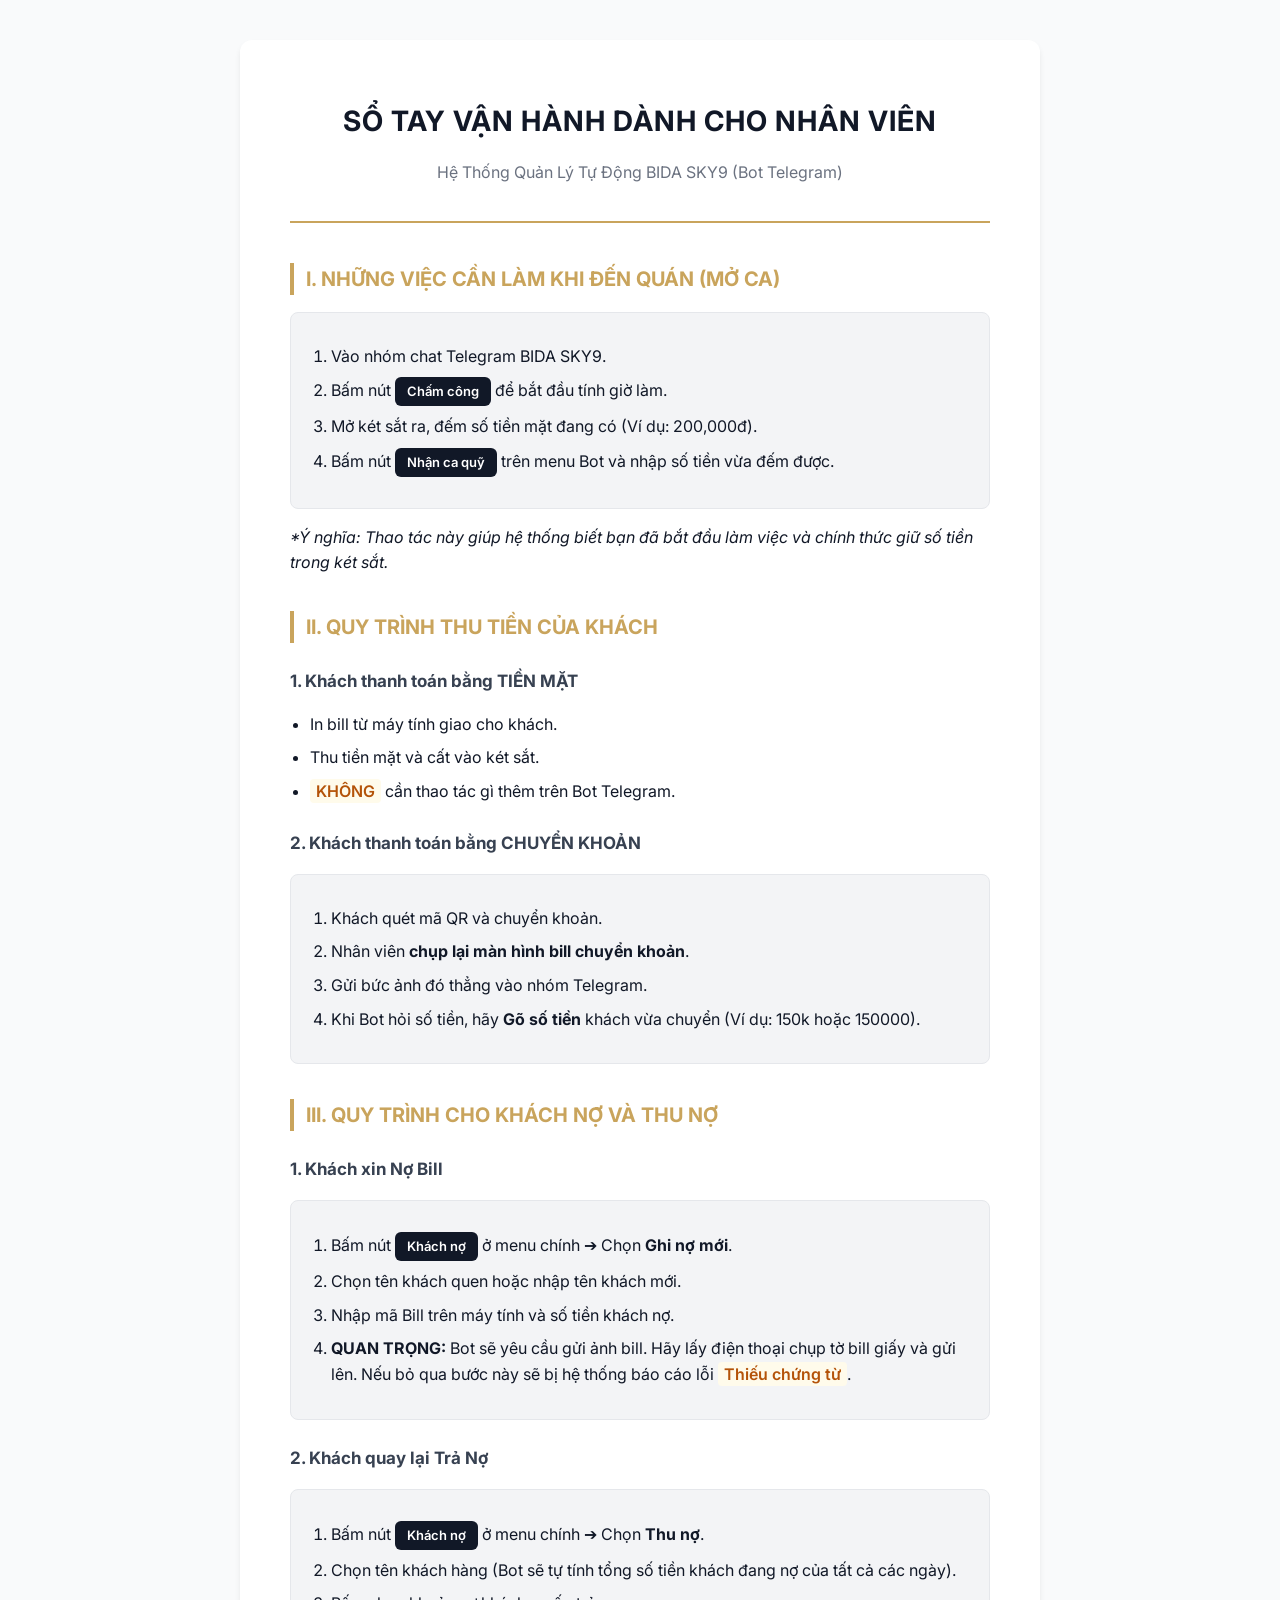
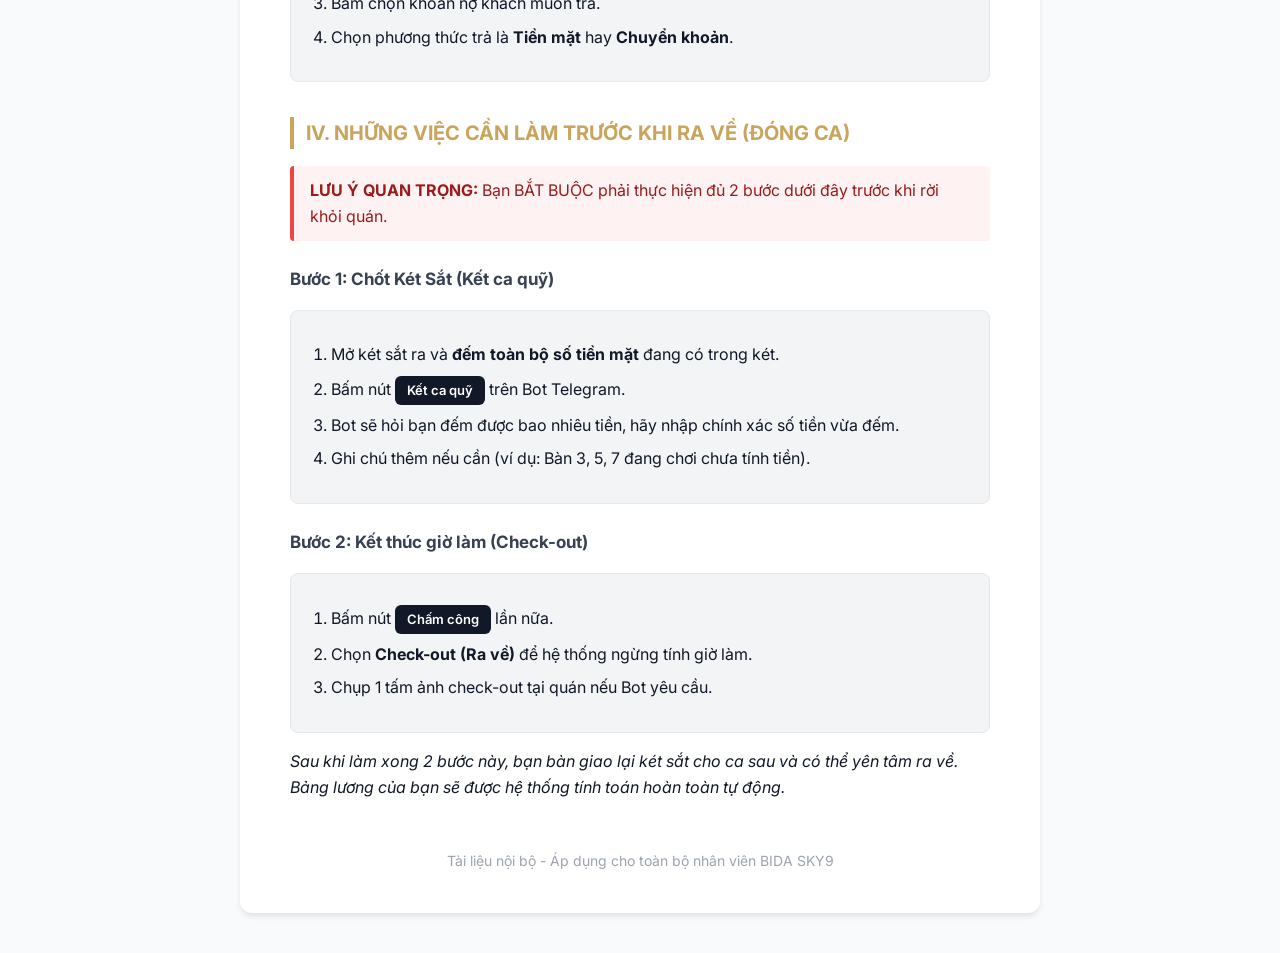
<file: Huong_Dan_Nhan_Vien_Bida_Sky9.html>
<!DOCTYPE html>
<html lang="vi">
<head>
    <meta charset="UTF-8">
    <title>Sổ Tay Hướng Dẫn Nhân Viên - BIDA SKY9</title>
    <style>
        @import url('https://fonts.googleapis.com/css2?family=Inter:wght@400;600;700&display=swap');
        
        body {
            font-family: 'Inter', sans-serif;
            line-height: 1.6;
            color: #111827;
            max-width: 800px;
            margin: 0 auto;
            padding: 40px 20px;
            background-color: #f9fafb;
        }
        
        .page {
            background-color: white;
            padding: 40px 50px;
            border-radius: 12px;
            box-shadow: 0 4px 6px -1px rgba(0, 0, 0, 0.1);
        }

        .header {
            text-align: center;
            margin-bottom: 40px;
            padding-bottom: 20px;
            border-bottom: 2px solid #C9A45C;
        }

        .header h1 {
            color: #111827;
            font-size: 28px;
            margin-bottom: 10px;
            text-transform: uppercase;
            letter-spacing: 1px;
        }

        .header p {
            color: #6B7280;
            font-size: 16px;
        }

        h2 {
            color: #C9A45C;
            font-size: 20px;
            margin-top: 35px;
            border-left: 4px solid #C9A45C;
            padding-left: 12px;
        }

        h3 {
            color: #374151;
            font-size: 17px;
            margin-top: 25px;
        }

        .step-box {
            background-color: #f3f4f6;
            border-radius: 8px;
            padding: 15px 20px;
            margin: 15px 0;
            border: 1px solid #e5e7eb;
        }

        .alert {
            background-color: #fef2f2;
            border-left: 4px solid #ef4444;
            padding: 12px 16px;
            margin: 15px 0;
            color: #991b1b;
            border-radius: 4px;
        }

        .highlight {
            background-color: #fffbeb;
            padding: 2px 6px;
            border-radius: 4px;
            font-weight: 600;
            color: #b45309;
        }

        ul, ol {
            padding-left: 20px;
        }

        li {
            margin-bottom: 8px;
        }

        table {
            width: 100%;
            border-collapse: collapse;
            margin: 20px 0;
        }

        th, td {
            border: 1px solid #e5e7eb;
            padding: 10px;
            text-align: left;
        }

        th {
            background-color: #f9fafb;
            font-weight: 600;
        }

        .btn {
            display: inline-block;
            background-color: #111827;
            color: white;
            padding: 4px 12px;
            border-radius: 6px;
            font-size: 13px;
            font-weight: 600;
        }

        .footer {
            text-align: center;
            margin-top: 50px;
            color: #9ca3af;
            font-size: 14px;
        }
    </style>
</head>
<body>
    <div class="page">
        <div class="header">
            <h1>SỔ TAY VẬN HÀNH DÀNH CHO NHÂN VIÊN</h1>
            <p>Hệ Thống Quản Lý Tự Động BIDA SKY9 (Bot Telegram)</p>
        </div>

        <h2>I. NHỮNG VIỆC CẦN LÀM KHI ĐẾN QUÁN (MỞ CA)</h2>
        <div class="step-box">
            <ol>
                <li>Vào nhóm chat Telegram BIDA SKY9.</li>
                <li>Bấm nút <span class="btn">Chấm công</span> để bắt đầu tính giờ làm.</li>
                <li>Mở két sắt ra, đếm số tiền mặt đang có (Ví dụ: 200,000đ).</li>
                <li>Bấm nút <span class="btn">Nhận ca quỹ</span> trên menu Bot và nhập số tiền vừa đếm được.</li>
            </ol>
        </div>
        <p><em>*Ý nghĩa: Thao tác này giúp hệ thống biết bạn đã bắt đầu làm việc và chính thức giữ số tiền trong két sắt.</em></p>

        <h2>II. QUY TRÌNH THU TIỀN CỦA KHÁCH</h2>
        <h3>1. Khách thanh toán bằng TIỀN MẶT</h3>
        <ul>
            <li>In bill từ máy tính giao cho khách.</li>
            <li>Thu tiền mặt và cất vào két sắt.</li>
            <li><span class="highlight">KHÔNG</span> cần thao tác gì thêm trên Bot Telegram.</li>
        </ul>

        <h3>2. Khách thanh toán bằng CHUYỂN KHOẢN</h3>
        <div class="step-box">
            <ol>
                <li>Khách quét mã QR và chuyển khoản.</li>
                <li>Nhân viên <strong>chụp lại màn hình bill chuyển khoản</strong>.</li>
                <li>Gửi bức ảnh đó thẳng vào nhóm Telegram.</li>
                <li>Khi Bot hỏi số tiền, hãy <strong>Gõ số tiền</strong> khách vừa chuyển (Ví dụ: 150k hoặc 150000).</li>
            </ol>
        </div>

        <h2>III. QUY TRÌNH CHO KHÁCH NỢ VÀ THU NỢ</h2>
        <h3>1. Khách xin Nợ Bill</h3>
        <div class="step-box">
            <ol>
                <li>Bấm nút <span class="btn">Khách nợ</span> ở menu chính ➔ Chọn <strong>Ghi nợ mới</strong>.</li>
                <li>Chọn tên khách quen hoặc nhập tên khách mới.</li>
                <li>Nhập mã Bill trên máy tính và số tiền khách nợ.</li>
                <li><strong>QUAN TRỌNG:</strong> Bot sẽ yêu cầu gửi ảnh bill. Hãy lấy điện thoại chụp tờ bill giấy và gửi lên. Nếu bỏ qua bước này sẽ bị hệ thống báo cáo lỗi <span class="highlight">Thiếu chứng từ</span>.</li>
            </ol>
        </div>

        <h3>2. Khách quay lại Trả Nợ</h3>
        <div class="step-box">
            <ol>
                <li>Bấm nút <span class="btn">Khách nợ</span> ở menu chính ➔ Chọn <strong>Thu nợ</strong>.</li>
                <li>Chọn tên khách hàng (Bot sẽ tự tính tổng số tiền khách đang nợ của tất cả các ngày).</li>
                <li>Bấm chọn khoản nợ khách muốn trả.</li>
                <li>Chọn phương thức trả là <strong>Tiền mặt</strong> hay <strong>Chuyển khoản</strong>.</li>
            </ol>
        </div>

        <h2>IV. NHỮNG VIỆC CẦN LÀM TRƯỚC KHI RA VỀ (ĐÓNG CA)</h2>
        <div class="alert">
            <strong>LƯU Ý QUAN TRỌNG:</strong> Bạn BẮT BUỘC phải thực hiện đủ 2 bước dưới đây trước khi rời khỏi quán.
        </div>
        
        <h3>Bước 1: Chốt Két Sắt (Kết ca quỹ)</h3>
        <div class="step-box">
            <ol>
                <li>Mở két sắt ra và <strong>đếm toàn bộ số tiền mặt</strong> đang có trong két.</li>
                <li>Bấm nút <span class="btn">Kết ca quỹ</span> trên Bot Telegram.</li>
                <li>Bot sẽ hỏi bạn đếm được bao nhiêu tiền, hãy nhập chính xác số tiền vừa đếm.</li>
                <li>Ghi chú thêm nếu cần (ví dụ: Bàn 3, 5, 7 đang chơi chưa tính tiền).</li>
            </ol>
        </div>

        <h3>Bước 2: Kết thúc giờ làm (Check-out)</h3>
        <div class="step-box">
            <ol>
                <li>Bấm nút <span class="btn">Chấm công</span> lần nữa.</li>
                <li>Chọn <strong>Check-out (Ra về)</strong> để hệ thống ngừng tính giờ làm.</li>
                <li>Chụp 1 tấm ảnh check-out tại quán nếu Bot yêu cầu.</li>
            </ol>
        </div>
        <p><em>Sau khi làm xong 2 bước này, bạn bàn giao lại két sắt cho ca sau và có thể yên tâm ra về. Bảng lương của bạn sẽ được hệ thống tính toán hoàn toàn tự động.</em></p>

        <div class="footer">
            Tài liệu nội bộ - Áp dụng cho toàn bộ nhân viên BIDA SKY9
        </div>
    </div>
</body>
</html>
</file>
